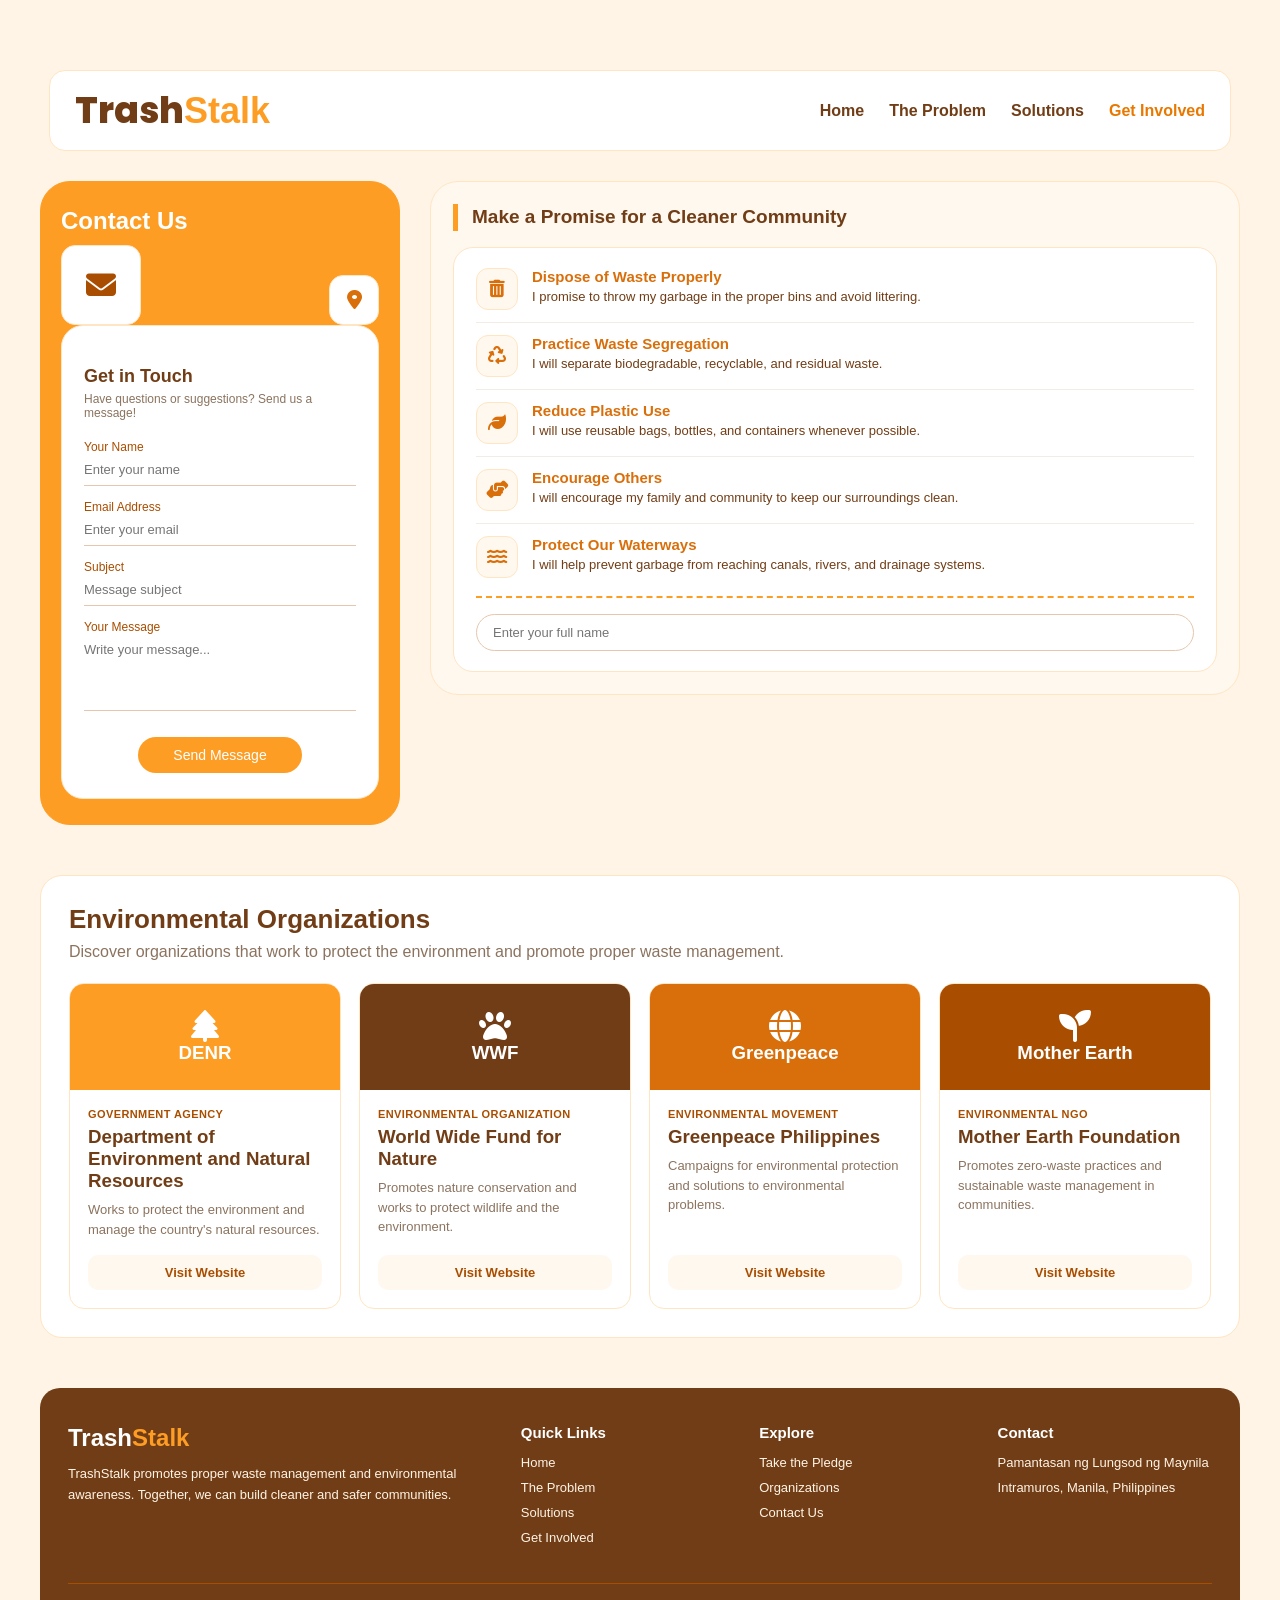
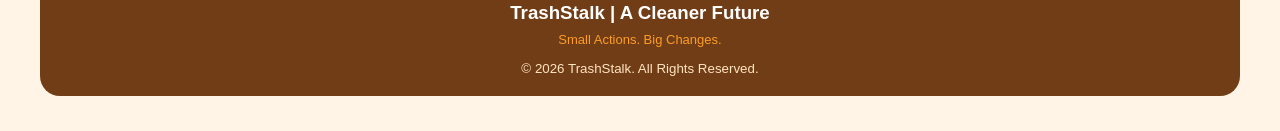
<file: getinvolved.html>
<!DOCTYPE html>
<html lang="en">

<head>
    <meta charset="UTF-8">
    <meta name="viewport" content="width=device-width, initial-scale=1.0">

    <title>TrashStalk | Get Involved</title>

    <link rel="stylesheet" href="https://cdnjs.cloudflare.com/ajax/libs/font-awesome/6.5.0/css/all.min.css">

    <style>
        * {
            box-sizing: border-box;
            margin: 0;
            padding: 0;
            font-family: Arial, sans-serif;
        }

        html {
            scroll-behavior: smooth;
        }

        body {
            background-color: #FFF4E5;
            color: #713D16;
            min-height: 100vh;
            padding: 35px 25px;
        }

        /* HEADER */
        header {
            max-width: 1200px;
            margin: auto;
            background-color: #FFFFFF;
            padding: 18px 25px;
            border-radius: 15px;
            border: 1px solid #FFE5C2;
            display: flex;
            justify-content: space-between;
            align-items: center;
        }

        header h1 {
            color: #713D16;
        }

        header h1 span {
            color: #FD9D24;
        }

        nav a {
            color: #713D16;
            text-decoration: none;
            margin-left: 15px;
            font-weight: bold;
            font-size: 14px;
        }

        nav a:hover {
            color: #D96F0B;
        }

        main {
            max-width: 1200px;
            margin: auto;
        }

        .page-wrapper {
            display: flex;
            gap: 30px;
            align-items: flex-start;
            margin-top: 30px;
        }

        /* CONTACT SECTION */
        .card-container {
            width: 360px;
            flex-shrink: 0;
            background-color: #FD9D24;
            padding: 25px 20px;
            border-radius: 30px;
            border: 1px solid #FD9D24;
        }

        .contact-title {
            color: #FFFFFF;
            font-size: 24px;
            margin-bottom: 20px;
        }

        input[type="radio"] {
            display: none;
        }

        .tabs {
            display: flex;
            justify-content: space-between;
            align-items: flex-end;
            height: 70px;
            position: relative;
            z-index: 2;
        }

        .tab-icon {
            background-color: #FFFFFF;
            color: #D96F0B;
            width: 50px;
            height: 50px;
            border-radius: 14px;
            display: flex;
            justify-content: center;
            align-items: center;
            font-size: 20px;
            cursor: pointer;
            transition: 0.4s;
            border: 1px solid #FFE5C2;
        }

        #btn-contact:checked~.tabs label[for="btn-contact"],
        #btn-map:checked~.tabs label[for="btn-map"] {
            width: 80px;
            height: 80px;
            font-size: 30px;
            color: #A94E00;
        }

        .slider-window {
            background-color: #FFFFFF;
            border-radius: 22px;
            overflow: hidden;
            border: 1px solid #FFE5C2;
        }

        .slider-track {
            display: flex;
            width: 200%;
            transition: transform 0.5s ease;
        }

        #btn-contact:checked~.slider-window .slider-track {
            transform: translateX(0);
        }

        #btn-map:checked~.slider-window .slider-track {
            transform: translateX(-50%);
        }

        .slide {
            width: 50%;
            flex-shrink: 0;
            padding: 40px 22px 25px;
        }

        .slide h2 {
            color: #713D16;
            font-size: 18px;
            margin-bottom: 5px;
        }

        .slide p {
            color: #8B735F;
            font-size: 12px;
            margin-bottom: 20px;
        }

        .slide form label {
            display: block;
            font-size: 12px;
            color: #A94E00;
            margin-top: 14px;
        }

        .slide form input,
        .slide form textarea {
            width: 100%;
            border: none;
            border-bottom: 1px solid #E6C7AE;
            padding: 8px 0;
            font-size: 13px;
            outline: none;
            resize: none;
            color: #713D16;
        }

        .slide form input:focus,
        .slide form textarea:focus {
            border-bottom: 1px solid #FD9D24;
        }

        .submit-btn {
            display: block;
            margin: 22px auto 0;
            padding: 10px 35px;
            background-color: #FD9D24;
            color: #FFFFFF;
            border: none;
            border-radius: 20px;
            font-size: 14px;
            cursor: pointer;
        }

        .submit-btn:hover {
            background-color: #D96F0B;
        }

        /* MAP */
        .map-box {
            margin-top: 15px;
            height: 270px;
            border-radius: 15px;
            overflow: hidden;
            position: relative;
        }

        .map-box iframe {
            width: 100%;
            height: 100%;
            border: none;
        }

        .map-label {
            position: absolute;
            top: 10px;
            left: 10px;
            right: 10px;
            background-color: #FFFFFF;
            padding: 10px;
            border-radius: 8px;
            border: 1px solid #FFE5C2;
            font-size: 11px;
            z-index: 1;
        }

        .map-label strong {
            display: block;
            color: #713D16;
        }

        .map-label span {
            display: block;
            color: #8B735F;
            margin-top: 4px;
        }

        /* PLEDGE SECTION */
        .pledge-container {
            flex: 1;
            background-color: #FFF8EF;
            border: 1px solid #FFE5C2;
            padding: 22px;
            border-radius: 28px;
        }

        .pledge-main-title {
            color: #713D16;
            border-left: 5px solid #FD9D24;
            padding-left: 14px;
            font-size: 19px;
            line-height: 1.4;
            margin-bottom: 16px;
        }

        .pledge-card {
            background-color: #FFFFFF;
            border-radius: 20px;
            padding: 20px 22px;
            border: 1px solid #FFE5C2;
        }

        .pledge-list {
            display: flex;
            flex-direction: column;
            gap: 12px;
        }

        .pledge-item {
            display: flex;
            align-items: flex-start;
            gap: 14px;
            padding-bottom: 12px;
            border-bottom: 1px solid #F3ECE6;
        }

        .pledge-item:last-child {
            border-bottom: none;
            padding-bottom: 0;
        }

        .pledge-icon {
            width: 42px;
            height: 42px;
            flex-shrink: 0;
            background-color: #FFF8EF;
            color: #D96F0B;
            border-radius: 12px;
            border: 1px solid #FFE5C2;
            display: flex;
            justify-content: center;
            align-items: center;
            font-size: 18px;
        }

        .pledge-text h3 {
            font-size: 15px;
            color: #D96F0B;
            margin-bottom: 3px;
        }

        .pledge-text p {
            font-size: 13px;
            color: #713D16;
            line-height: 1.45;
        }

        .pledge-sign {
            margin-top: 18px;
            padding-top: 16px;
            border-top: 2px dashed #FD9D24;
            display: flex;
            gap: 12px;
            align-items: center;
        }

        .pledge-sign input {
            flex: 1;
            min-width: 0;
            border: 1px solid #E6C7AE;
            border-radius: 20px;
            padding: 10px 16px;
            font-size: 13px;
            color: #713D16;
            outline: none;
        }

        .pledge-sign input:focus {
            border-color: #FD9D24;
        }

        /* ORGANIZATIONS */
        .organizations {
            margin-top: 50px;
            background-color: #FFFFFF;
            padding: 28px;
            border-radius: 22px;
            border: 1px solid #FFE5C2;
        }

        .organizations>h1 {
            color: #713D16;
            font-size: 26px;
        }

        .section-description {
            color: #8B735F;
            margin-top: 8px;
            margin-bottom: 22px;
        }

        .organization-list {
            display: grid;
            grid-template-columns: repeat(4, 1fr);
            gap: 18px;
        }

        .organization-card {
            background-color: #FFFFFF;
            border: 1px solid #FFE5C2;
            border-radius: 15px;
            overflow: hidden;
            display: flex;
            flex-direction: column;
            transition: transform 0.2s ease;
        }

        .organization-card:hover {
            transform: translateY(-3px);
        }

        .organization-heading {
            padding: 26px 12px;
            color: #FFFFFF;
            text-align: center;
        }

        .denr {
            background-color: #FD9D24;
        }

        .wwf {
            background-color: #713D16;
        }

        .greenpeace {
            background-color: #D96F0B;
        }

        .mother-earth {
            background-color: #A94E00;
        }

        .organization-info {
            padding: 18px;
            flex: 1;
            display: flex;
            flex-direction: column;
        }

        .organization-info small {
            color: #A94E00;
            font-weight: bold;
            text-transform: uppercase;
            font-size: 11px;
            letter-spacing: 0.4px;
        }

        .organization-info h3 {
            margin-top: 6px;
            margin-bottom: 8px;
            color: #713D16;
        }

        .organization-info p {
            color: #8B735F;
            font-size: 13px;
            line-height: 1.5;
            margin-bottom: 16px;
            flex: 1;
        }

        .organization-info a {
            display: block;
            background-color: #FFF8EF;
            color: #A94E00;
            text-align: center;
            padding: 10px;
            border-radius: 10px;
            font-size: 13px;
            font-weight: bold;
            text-decoration: none;
            transition: 0.25s ease;
        }

        .organization-info a:hover {
            background-color: #FD9D24;
            color: #FFFFFF;
        }

        /* FOOTER */
        footer {
            max-width: 1200px;
            margin: 50px auto 0;
            background-color: #713D16;
            color: #FFFFFF;
            padding: 36px 28px 20px;
            border-radius: 20px;
        }

        .footer-content {
            display: grid;
            grid-template-columns: 2fr 1fr 1fr 1fr;
            gap: 24px;
        }

        .footer-about h2 {
            margin-bottom: 12px;
        }

        .footer-about h2 span {
            color: #FD9D24;
        }

        .footer-about p {
            color: #FFF4E5;
            font-size: 13px;
            line-height: 1.6;
        }

        .footer-links h3 {
            font-size: 15px;
            color: #FFFFFF;
            margin-bottom: 14px;
        }

        .footer-links a,
        .footer-links p {
            display: block;
            color: #FFF4E5;
            font-size: 13px;
            margin-bottom: 10px;
            text-decoration: none;
        }

        .footer-links a:hover {
            color: #FD9D24;
        }

        .footer-bottom {
            text-align: center;
            border-top: 1px solid #A94E00;
            margin-top: 28px;
            padding-top: 18px;
        }

        .footer-bottom h3 {
            margin-bottom: 8px;
        }

        .footer-bottom p {
            color: #FD9D24;
            font-size: 13px;
            margin-bottom: 5px;
        }

        .footer-bottom small {
            display: block;
            color: #FFE5C2;
            margin-top: 14px;
        }

        /* RESPONSIVENESS */
        @media (max-width: 900px) {
            .page-wrapper {
                flex-direction: column;
            }

            .card-container {
                width: 100%;
            }

            .pledge-container {
                width: 100%;
            }

            .organization-list {
                grid-template-columns: repeat(2, 1fr);
            }

            .footer-content {
                grid-template-columns: repeat(2, 1fr);
            }
        }

        @media (max-width: 600px) {
            body {
                padding: 15px;
            }

            header {
                flex-direction: column;
                gap: 15px;
                text-align: center;
            }

            nav a {
                margin: 0 8px;
            }

            .pledge-container {
                padding: 18px;
            }

            .pledge-card {
                padding: 18px;
            }

            .pledge-item {
                flex-direction: column;
            }

            .pledge-sign {
                flex-direction: column;
            }

            .pledge-sign input {
                width: 100%;
            }

            .organization-list {
                grid-template-columns: 1fr;
            }

            .footer-content {
                grid-template-columns: 1fr;
            }
        }
    </style>
    <link rel="stylesheet" href="shared.css">
</head>

<body class="ts-involved">

    <div class="ts-navbar" role="navigation" aria-label="Main navigation">
        <a class="ts-logo" href="index.html">Trash<span>Stalk</span></a>
        <div class="ts-links">
            <a href="index.html">Home</a>
            <a href="issue.html">The Problem</a>
            <a href="solution.html">Solutions</a>
            <a href="getinvolved.html" aria-current="page">Get Involved</a>
        </div>
    </div>


    <main>

        <div class="page-wrapper">

            <section class="card-container" id="contact">

                <h1 class="contact-title">Contact Us</h1>

                <input type="radio" name="slider" id="btn-contact" checked>
                <input type="radio" name="slider" id="btn-map">

                <div class="tabs">

                    <label for="btn-contact" class="tab-icon">
                        <i class="fas fa-envelope"></i>
                    </label>

                    <label for="btn-map" class="tab-icon">
                        <i class="fas fa-map-marker-alt"></i>
                    </label>

                </div>

                <div class="slider-window">

                    <div class="slider-track">

                        <div class="slide">

                            <h2>Get in Touch</h2>

                            <p>
                                Have questions or suggestions?
                                Send us a message!
                            </p>

                            <form action="https://api.web3forms.com/submit" method="POST">
<input type="hidden" name="access_key" value="c761d548-f47e-4f67-9a6d-1a9cb1a3ffc9">

                                <label for="name">Your Name</label>
                                <input type="text" id="name" name="Name" placeholder="Enter your name" required>

                                <label for="email">Email Address</label>
                                <input type="email" id="email" name="Email" placeholder="Enter your email" required>

                                <label for="subject">Subject</label>
                                <input type="text" id="subject" name="Subject" placeholder="Message subject" required>

                                <label for="message">Your Message</label>
                                <textarea id="message" name="Message" rows="4" placeholder="Write your message..."
                                    required></textarea>

                                <button type="submit" class="submit-btn">
                                    Send Message
                                </button>

                            </form>

                        </div>

                        <div class="slide">

                            <h2>Find Us Here</h2>

                            <p>
                                Visit us and learn more about our advocacy.
                            </p>

                            <div class="map-box">

                                <div class="map-label">
                                    <strong>TrashStalk</strong>
                                    <span>Pamantasan ng Lungsod ng Maynila</span>
                                </div>

                                <iframe
                                    src="https://maps.google.com/maps?q=Pamantasan%20ng%20Lungsod%20ng%20Maynila&t=&z=15&ie=UTF8&iwloc=&output=embed"
                                    loading="lazy" allowfullscreen>
                                </iframe>

                            </div>

                        </div>

                    </div>
                </div>

            </section>

            <section class="pledge-container" id="pledge">

                <h2 class="pledge-main-title">
                    Make a Promise for a Cleaner Community
                </h2>

                <div class="pledge-card">

                    <div class="pledge-list">

                        <div class="pledge-item">

                            <div class="pledge-icon">
                                <i class="fas fa-trash-alt"></i>
                            </div>

                            <div class="pledge-text">
                                <h3>Dispose of Waste Properly</h3>

                                <p>
                                    I promise to throw my garbage in the
                                    proper bins and avoid littering.
                                </p>
                            </div>

                        </div>

                        <div class="pledge-item">

                            <div class="pledge-icon">
                                <i class="fas fa-recycle"></i>
                            </div>

                            <div class="pledge-text">
                                <h3>Practice Waste Segregation</h3>

                                <p>
                                    I will separate biodegradable,
                                    recyclable, and residual waste.
                                </p>
                            </div>

                        </div>

                        <div class="pledge-item">

                            <div class="pledge-icon">
                                <i class="fas fa-leaf"></i>
                            </div>

                            <div class="pledge-text">
                                <h3>Reduce Plastic Use</h3>

                                <p>
                                    I will use reusable bags, bottles,
                                    and containers whenever possible.
                                </p>
                            </div>

                        </div>

                        <div class="pledge-item">

                            <div class="pledge-icon">
                                <i class="fas fa-hands-helping"></i>
                            </div>

                            <div class="pledge-text">
                                <h3>Encourage Others</h3>

                                <p>
                                    I will encourage my family and community
                                    to keep our surroundings clean.
                                </p>
                            </div>

                        </div>

                        <div class="pledge-item">

                            <div class="pledge-icon">
                                <i class="fas fa-water"></i>
                            </div>

                            <div class="pledge-text">
                                <h3>Protect Our Waterways</h3>

                                <p>
                                    I will help prevent garbage from reaching
                                    canals, rivers, and drainage systems.
                                </p>
                            </div>

                        </div>

                    </div>

                    <div class="pledge-sign">

                        <input type="text" id="pledgeName" name="pledgeName" placeholder="Enter your full name">

                    </div>

                </div>

            </section>

        </div>

        <section class="organizations" id="organizations">

            <h1>Environmental Organizations</h1>

            <p class="section-description">
                Discover organizations that work to protect the environment
                and promote proper waste management.
            </p>

            <div class="organization-list">

                <div class="organization-card">

                    <div class="organization-heading denr">
                        <i class="fas fa-tree fa-2x"></i>
                        <h3>DENR</h3>
                    </div>

                    <div class="organization-info">

                        <small>Government Agency</small>

                        <h3>
                            Department of Environment and Natural Resources
                        </h3>

                        <p>
                            Works to protect the environment and manage
                            the country's natural resources.
                        </p>

                        <a href="https://www.denr.gov.ph/" target="_blank">
                            Visit Website
                        </a>

                    </div>

                </div>

                <div class="organization-card">

                    <div class="organization-heading wwf">
                        <i class="fas fa-paw fa-2x"></i>
                        <h3>WWF</h3>
                    </div>

                    <div class="organization-info">

                        <small>Environmental Organization</small>

                        <h3>World Wide Fund for Nature</h3>

                        <p>
                            Promotes nature conservation and works to protect
                            wildlife and the environment.
                        </p>

                        <a href="https://www.wwf.org.ph/" target="_blank">
                            Visit Website
                        </a>

                    </div>

                </div>

                <div class="organization-card">

                    <div class="organization-heading greenpeace">
                        <i class="fas fa-globe fa-2x"></i>
                        <h3>Greenpeace</h3>
                    </div>

                    <div class="organization-info">

                        <small>Environmental Movement</small>

                        <h3>Greenpeace Philippines</h3>

                        <p>
                            Campaigns for environmental protection and
                            solutions to environmental problems.
                        </p>

                        <a href="https://www.greenpeace.org/philippines/" target="_blank">
                            Visit Website
                        </a>

                    </div>

                </div>

                <div class="organization-card">

                    <div class="organization-heading mother-earth">
                        <i class="fas fa-seedling fa-2x"></i>
                        <h3>Mother Earth</h3>
                    </div>

                    <div class="organization-info">

                        <small>Environmental NGO</small>

                        <h3>Mother Earth Foundation</h3>

                        <p>
                            Promotes zero-waste practices and sustainable
                            waste management in communities.
                        </p>

                        <a href="https://www.motherearthphil.org/" target="_blank">
                            Visit Website
                        </a>

                    </div>

                </div>

            </div>

        </section>

    </main>

    <footer>

        <div class="footer-content">

            <div class="footer-about">

                <h2>Trash<span>Stalk</span></h2>

                <p>
                    TrashStalk promotes proper waste management and
                    environmental awareness. Together, we can build
                    cleaner and safer communities.
                </p>

            </div>

            <div class="footer-links">

                <h3>Quick Links</h3>

                <a href="index.html">Home</a>
                <a href="issue.html">The Problem</a>
                <a href="solution.html">Solutions</a>
                <a href="getinvolved.html">Get Involved</a>

            </div>

            <div class="footer-links">

                <h3>Explore</h3>

                <a href="#pledge">Take the Pledge</a>
                <a href="#organizations">Organizations</a>
                <a href="#contact">Contact Us</a>

            </div>

            <div class="footer-links">

                <h3>Contact</h3>

                <p>Pamantasan ng Lungsod ng Maynila</p>
                <p>Intramuros, Manila, Philippines</p>

            </div>

        </div>

        <div class="footer-bottom">

            <h3>TrashStalk | A Cleaner Future</h3>

            <p>Small Actions. Big Changes.</p>

            <small>
                © 2026 TrashStalk. All Rights Reserved.
            </small>

        </div>

    </footer>

</body>

</html>
</file>
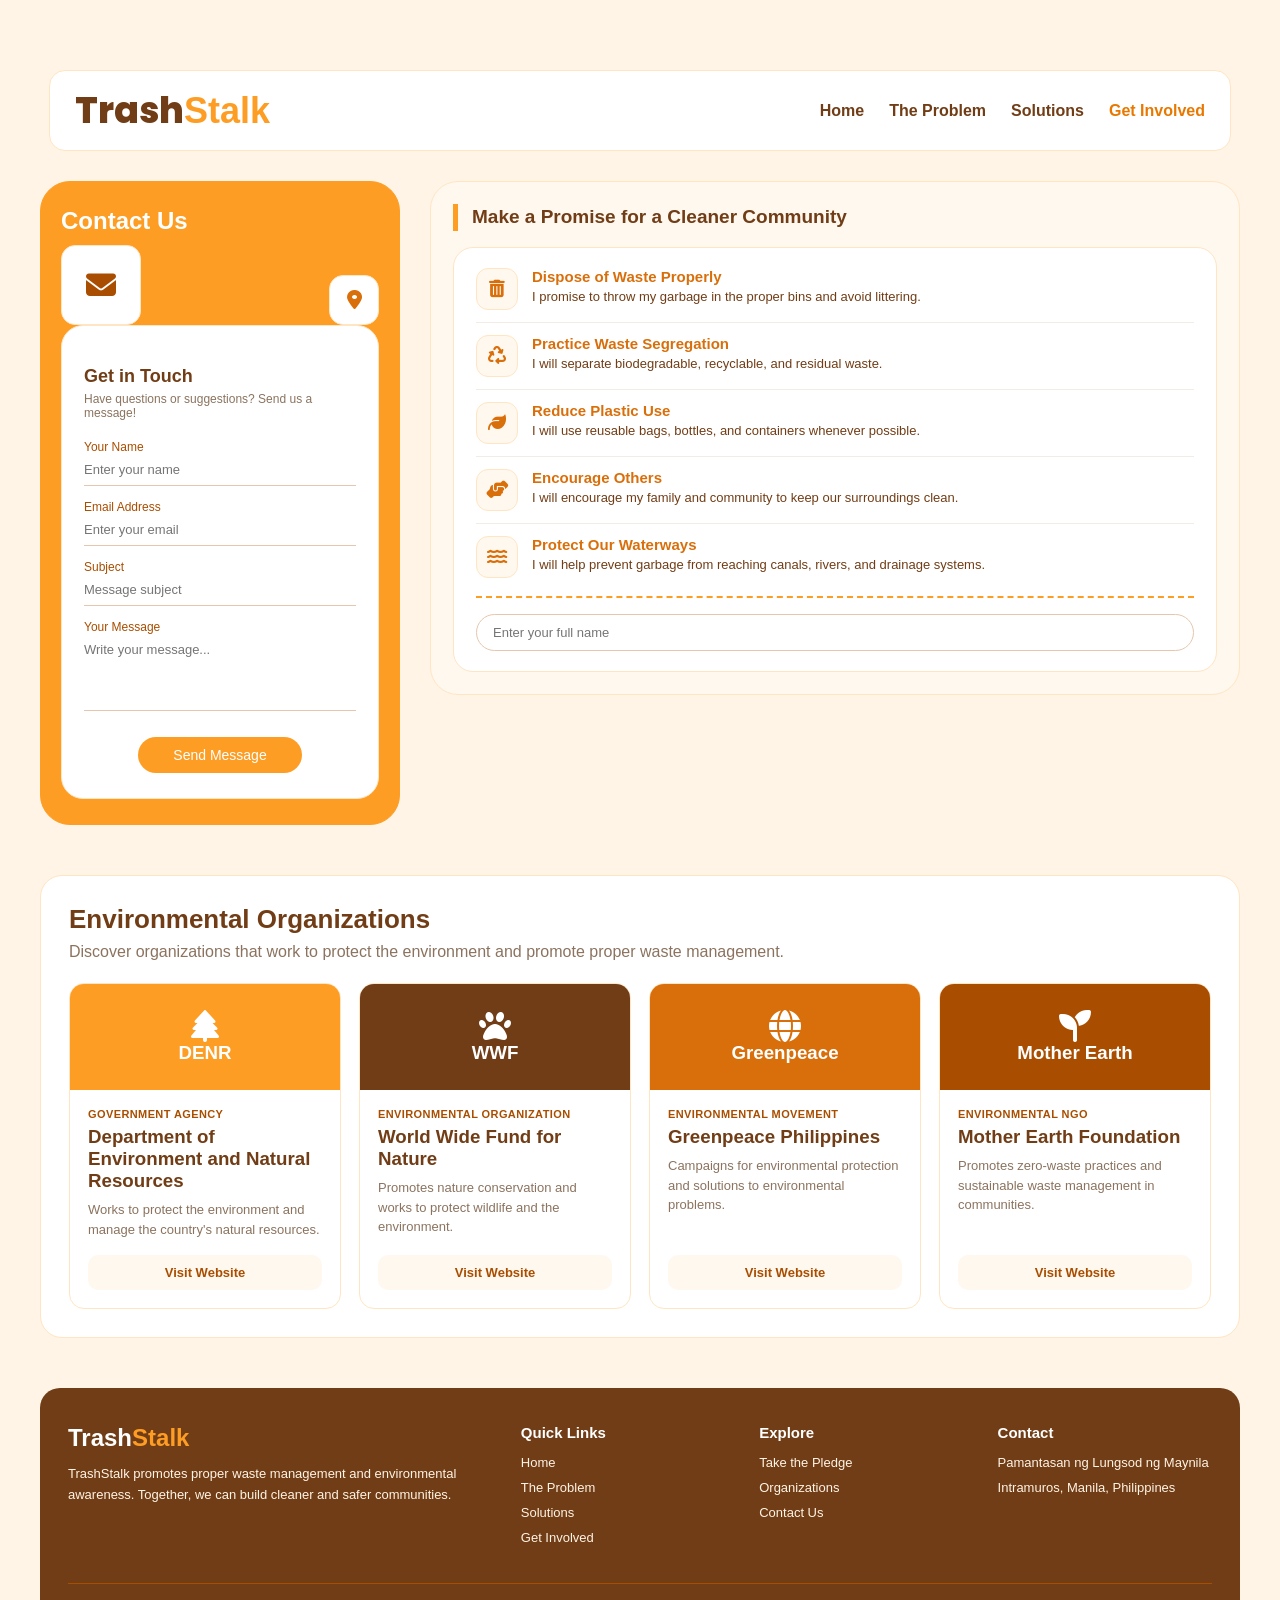
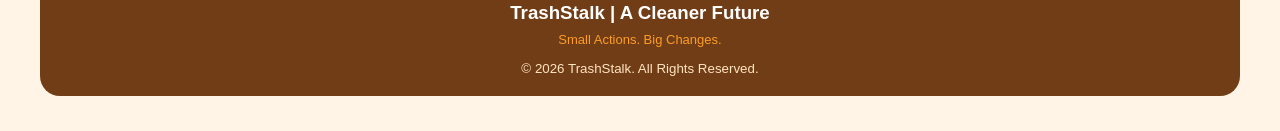
<file: ikl.html>
<!DOCTYPE html>
<html lang="en">
<head>
    <meta charset="UTF-8">
    <meta name="viewport" content="width=device-width, initial-scale=1.0">

    <title>TrashStalk | Get Involved</title>

    <link rel="stylesheet" href="https://cdnjs.cloudflare.com/ajax/libs/font-awesome/6.5.0/css/all.min.css">

    <style>
        * {
            box-sizing: border-box;
            margin: 0;
            padding: 0;
            font-family: Arial, sans-serif;
        }

        html {
            scroll-behavior: smooth;
        }

        body {
            background-color: #FFF4E5;
            color: #713D16;
            min-height: 100vh;
            padding: 35px 25px;
        }

        /* HEADER */
        header {
            max-width: 1200px;
            margin: auto;
            background-color: #FFFFFF;
            padding: 18px 25px;
            border-radius: 15px;
            border: 1px solid #FFE5C2;
            display: flex;
            justify-content: space-between;
            align-items: center;
        }

        header h1 {
            color: #713D16;
        }

        header h1 span {
            color: #FD9D24;
        }

        nav a {
            color: #713D16;
            text-decoration: none;
            margin-left: 15px;
            font-weight: bold;
            font-size: 14px;
        }

        nav a:hover {
            color: #D96F0B;
        }

        main {
            max-width: 1200px;
            margin: auto;
        }

        .page-wrapper {
            display: flex;
            gap: 30px;
            align-items: flex-start;
            margin-top: 30px;
        }

        /* CONTACT SECTION */
        .card-container {
            width: 360px;
            flex-shrink: 0;
            background-color: #FD9D24;
            padding: 25px 20px;
            border-radius: 30px;
            border: 1px solid #FD9D24;
        }

        .contact-title {
            color: #FFFFFF;
            font-size: 24px;
            margin-bottom: 20px;
        }

        input[type="radio"] {
            display: none;
        }

        .tabs {
            display: flex;
            justify-content: space-between;
            align-items: flex-end;
            height: 70px;
            position: relative;
            z-index: 2;
        }

        .tab-icon {
            background-color: #FFFFFF;
            color: #D96F0B;
            width: 50px;
            height: 50px;
            border-radius: 14px;
            display: flex;
            justify-content: center;
            align-items: center;
            font-size: 20px;
            cursor: pointer;
            transition: 0.4s;
            border: 1px solid #FFE5C2;
        }

        #btn-contact:checked ~ .tabs label[for="btn-contact"],
        #btn-map:checked ~ .tabs label[for="btn-map"] {
            width: 80px;
            height: 80px;
            font-size: 30px;
            color: #A94E00;
        }

        .slider-window {
            background-color: #FFFFFF;
            border-radius: 22px;
            overflow: hidden;
            border: 1px solid #FFE5C2;
        }

        .slider-track {
            display: flex;
            width: 200%;
            transition: transform 0.5s ease;
        }

        #btn-contact:checked ~ .slider-window .slider-track {
            transform: translateX(0);
        }

        #btn-map:checked ~ .slider-window .slider-track {
            transform: translateX(-50%);
        }

        .slide {
            width: 50%;
            flex-shrink: 0;
            padding: 40px 22px 25px;
        }

        .slide h2 {
            color: #713D16;
            font-size: 18px;
            margin-bottom: 5px;
        }

        .slide p {
            color: #8B735F;
            font-size: 12px;
            margin-bottom: 20px;
        }

        .slide form label {
            display: block;
            font-size: 12px;
            color: #A94E00;
            margin-top: 14px;
        }

        .slide form input,
        .slide form textarea {
            width: 100%;
            border: none;
            border-bottom: 1px solid #E6C7AE;
            padding: 8px 0;
            font-size: 13px;
            outline: none;
            resize: none;
            color: #713D16;
        }

        .slide form input:focus,
        .slide form textarea:focus {
            border-bottom: 1px solid #FD9D24;
        }

        .submit-btn {
            display: block;
            margin: 22px auto 0;
            padding: 10px 35px;
            background-color: #FD9D24;
            color: #FFFFFF;
            border: none;
            border-radius: 20px;
            font-size: 14px;
            cursor: pointer;
        }

        .submit-btn:hover {
            background-color: #D96F0B;
        }

        /* MAP */
        .map-box {
            margin-top: 15px;
            height: 270px;
            border-radius: 15px;
            overflow: hidden;
            position: relative;
        }

        .map-box iframe {
            width: 100%;
            height: 100%;
            border: none;
        }

        .map-label {
            position: absolute;
            top: 10px;
            left: 10px;
            right: 10px;
            background-color: #FFFFFF;
            padding: 10px;
            border-radius: 8px;
            border: 1px solid #FFE5C2;
            font-size: 11px;
            z-index: 1;
        }

        .map-label strong {
            display: block;
            color: #713D16;
        }

        .map-label span {
            display: block;
            color: #8B735F;
            margin-top: 4px;
        }

        /* PLEDGE SECTION */
        .pledge-container {
            flex: 1;
            background-color: #FFF8EF;
            border: 1px solid #FFE5C2;
            padding: 22px;
            border-radius: 28px;
        }

        .pledge-main-title {
            color: #713D16;
            border-left: 5px solid #FD9D24;
            padding-left: 14px;
            font-size: 19px;
            line-height: 1.4;
            margin-bottom: 16px;
        }

        .pledge-card {
            background-color: #FFFFFF;
            border-radius: 20px;
            padding: 20px 22px;
            border: 1px solid #FFE5C2;
        }

        .pledge-list {
            display: flex;
            flex-direction: column;
            gap: 12px;
        }

        .pledge-item {
            display: flex;
            align-items: flex-start;
            gap: 14px;
            padding-bottom: 12px;
            border-bottom: 1px solid #F3ECE6;
        }

        .pledge-item:last-child {
            border-bottom: none;
            padding-bottom: 0;
        }

        .pledge-icon {
            width: 42px;
            height: 42px;
            flex-shrink: 0;
            background-color: #FFF8EF;
            color: #D96F0B;
            border-radius: 12px;
            border: 1px solid #FFE5C2;
            display: flex;
            justify-content: center;
            align-items: center;
            font-size: 18px;
        }

        .pledge-text h3 {
            font-size: 15px;
            color: #D96F0B;
            margin-bottom: 3px;
        }

        .pledge-text p {
            font-size: 13px;
            color: #713D16;
            line-height: 1.45;
        }

        .pledge-sign {
            margin-top: 18px;
            padding-top: 16px;
            border-top: 2px dashed #FD9D24;
            display: flex;
            gap: 12px;
            align-items: center;
        }

        .pledge-sign input {
            flex: 1;
            min-width: 0;
            border: 1px solid #E6C7AE;
            border-radius: 20px;
            padding: 10px 16px;
            font-size: 13px;
            color: #713D16;
            outline: none;
        }

        .pledge-sign input:focus {
            border-color: #FD9D24;
        }

        /* ORGANIZATIONS */
        .organizations {
            margin-top: 50px;
            background-color: #FFFFFF;
            padding: 28px;
            border-radius: 22px;
            border: 1px solid #FFE5C2;
        }

        .organizations > h1 {
            color: #713D16;
            font-size: 26px;
        }

        .section-description {
            color: #8B735F;
            margin-top: 8px;
            margin-bottom: 22px;
        }

        .organization-list {
            display: grid;
            grid-template-columns: repeat(4, 1fr);
            gap: 18px;
        }

        .organization-card {
            background-color: #FFFFFF;
            border: 1px solid #FFE5C2;
            border-radius: 15px;
            overflow: hidden;
            display: flex;
            flex-direction: column;
            transition: transform 0.2s ease;
        }

        .organization-card:hover {
            transform: translateY(-3px);
        }

        .organization-heading {
            padding: 26px 12px;
            color: #FFFFFF;
            text-align: center;
        }

        .denr {
            background-color: #FD9D24;
        }

        .wwf {
            background-color: #713D16;
        }

        .greenpeace {
            background-color: #D96F0B;
        }

        .mother-earth {
            background-color: #A94E00;
        }

        .organization-info {
            padding: 18px;
            flex: 1;
            display: flex;
            flex-direction: column;
        }

        .organization-info small {
            color: #A94E00;
            font-weight: bold;
            text-transform: uppercase;
            font-size: 11px;
            letter-spacing: 0.4px;
        }

        .organization-info h3 {
            margin-top: 6px;
            margin-bottom: 8px;
            color: #713D16;
        }

        .organization-info p {
            color: #8B735F;
            font-size: 13px;
            line-height: 1.5;
            margin-bottom: 16px;
            flex: 1;
        }

        .organization-info a {
            display: block;
            background-color: #FFF8EF;
            color: #A94E00;
            text-align: center;
            padding: 10px;
            border-radius: 10px;
            font-size: 13px;
            font-weight: bold;
            text-decoration: none;
            transition: 0.25s ease;
        }

        .organization-info a:hover {
            background-color: #FD9D24;
            color: #FFFFFF;
        }

        /* FOOTER */
        footer {
            max-width: 1200px;
            margin: 50px auto 0;
            background-color: #713D16;
            color: #FFFFFF;
            padding: 36px 28px 20px;
            border-radius: 20px;
        }

        .footer-content {
            display: grid;
            grid-template-columns: 2fr 1fr 1fr 1fr;
            gap: 24px;
        }

        .footer-about h2 {
            margin-bottom: 12px;
        }

        .footer-about h2 span {
            color: #FD9D24;
        }

        .footer-about p {
            color: #FFF4E5;
            font-size: 13px;
            line-height: 1.6;
        }

        .footer-links h3 {
            font-size: 15px;
            color: #FFFFFF;
            margin-bottom: 14px;
        }

        .footer-links a,
        .footer-links p {
            display: block;
            color: #FFF4E5;
            font-size: 13px;
            margin-bottom: 10px;
            text-decoration: none;
        }

        .footer-links a:hover {
            color: #FD9D24;
        }

        .footer-bottom {
            text-align: center;
            border-top: 1px solid #A94E00;
            margin-top: 28px;
            padding-top: 18px;
        }

        .footer-bottom h3 {
            margin-bottom: 8px;
        }

        .footer-bottom p {
            color: #FD9D24;
            font-size: 13px;
            margin-bottom: 5px;
        }

        .footer-bottom small {
            display: block;
            color: #FFE5C2;
            margin-top: 14px;
        }

        /* RESPONSIVENESS */
        @media (max-width: 900px) {
            .page-wrapper {
                flex-direction: column;
            }

            .card-container {
                width: 100%;
            }

            .pledge-container {
                width: 100%;
            }

            .organization-list {
                grid-template-columns: repeat(2, 1fr);
            }

            .footer-content {
                grid-template-columns: repeat(2, 1fr);
            }
        }

        @media (max-width: 600px) {
            body {
                padding: 15px;
            }

            header {
                flex-direction: column;
                gap: 15px;
                text-align: center;
            }

            nav a {
                margin: 0 8px;
            }

            .pledge-container {
                padding: 18px;
            }

            .pledge-card {
                padding: 18px;
            }

            .pledge-item {
                flex-direction: column;
            }

            .pledge-sign {
                flex-direction: column;
            }

            .pledge-sign input {
                width: 100%;
            }

            .organization-list {
                grid-template-columns: 1fr;
            }

            .footer-content {
                grid-template-columns: 1fr;
            }
        }
    </style>
<link rel="stylesheet" href="shared.css">
</head>

<body class="ts-involved">

<div class="ts-navbar" role="navigation" aria-label="Main navigation">
  <a class="ts-logo" href="index.html">Trash<span>Stalk</span></a>
  <div class="ts-links">
    <a href="index.html" >Home</a>
    <a href="issue.html" >The Problem</a>
    <a href="solution.html" >Solutions</a>
    <a href="contact.html" aria-current="page">Get Involved</a>
  </div>
</div>


    <main>

        <div class="page-wrapper">

            <section class="card-container" id="contact">

                <h1 class="contact-title">Contact Us</h1>

                <input type="radio" name="slider" id="btn-contact" checked>
                <input type="radio" name="slider" id="btn-map">

                <div class="tabs">

                    <label for="btn-contact" class="tab-icon">
                        <i class="fas fa-envelope"></i>
                    </label>

                    <label for="btn-map" class="tab-icon">
                        <i class="fas fa-map-marker-alt"></i>
                    </label>

                </div>

                <div class="slider-window">

                    <div class="slider-track">

                        <div class="slide">

                            <h2>Get in Touch</h2>

                            <p>
                                Have questions or suggestions?
                                Send us a message!
                            </p>

                            <form action="mailto:trashstalk@example.com"
                                method="post"
                                enctype="text/plain">

                                <label for="name">Your Name</label>
                                <input
                                    type="text"
                                    id="name"
                                    name="Name"
                                    placeholder="Enter your name"
                                    required
                                >

                                <label for="email">Email Address</label>
                                <input
                                    type="email"
                                    id="email"
                                    name="Email"
                                    placeholder="Enter your email"
                                    required
                                >

                                <label for="subject">Subject</label>
                                <input
                                    type="text"
                                    id="subject"
                                    name="Subject"
                                    placeholder="Message subject"
                                    required
                                >

                                <label for="message">Your Message</label>
                                <textarea
                                    id="message"
                                    name="Message"
                                    rows="4"
                                    placeholder="Write your message..."
                                    required
                                ></textarea>

                                <button type="submit" class="submit-btn">
                                    Send Message
                                </button>

                            </form>

                        </div>

                        <div class="slide">

                            <h2>Find Us Here</h2>

                            <p>
                                Visit us and learn more about our advocacy.
                            </p>

                            <div class="map-box">

                                <div class="map-label">
                                    <strong>TrashStalk</strong>
                                    <span>Pamantasan ng Lungsod ng Maynila</span>
                                </div>

                                <iframe
                                    src="https://maps.google.com/maps?q=Pamantasan%20ng%20Lungsod%20ng%20Maynila&t=&z=15&ie=UTF8&iwloc=&output=embed"
                                    loading="lazy"
                                    allowfullscreen>
                                </iframe>

                            </div>

                        </div>

                    </div>
                </div>

            </section>

            <section class="pledge-container" id="pledge">

                <h2 class="pledge-main-title">
                    Make a Promise for a Cleaner Community
                </h2>

                <div class="pledge-card">

                    <div class="pledge-list">

                        <div class="pledge-item">

                            <div class="pledge-icon">
                                <i class="fas fa-trash-alt"></i>
                            </div>

                            <div class="pledge-text">
                                <h3>Dispose of Waste Properly</h3>

                                <p>
                                    I promise to throw my garbage in the
                                    proper bins and avoid littering.
                                </p>
                            </div>

                        </div>

                        <div class="pledge-item">

                            <div class="pledge-icon">
                                <i class="fas fa-recycle"></i>
                            </div>

                            <div class="pledge-text">
                                <h3>Practice Waste Segregation</h3>

                                <p>
                                    I will separate biodegradable,
                                    recyclable, and residual waste.
                                </p>
                            </div>

                        </div>

                        <div class="pledge-item">

                            <div class="pledge-icon">
                                <i class="fas fa-leaf"></i>
                            </div>

                            <div class="pledge-text">
                                <h3>Reduce Plastic Use</h3>

                                <p>
                                    I will use reusable bags, bottles,
                                    and containers whenever possible.
                                </p>
                            </div>

                        </div>

                        <div class="pledge-item">

                            <div class="pledge-icon">
                                <i class="fas fa-hands-helping"></i>
                            </div>

                            <div class="pledge-text">
                                <h3>Encourage Others</h3>

                                <p>
                                    I will encourage my family and community
                                    to keep our surroundings clean.
                                </p>
                            </div>

                        </div>

                        <div class="pledge-item">

                            <div class="pledge-icon">
                                <i class="fas fa-water"></i>
                            </div>

                            <div class="pledge-text">
                                <h3>Protect Our Waterways</h3>

                                <p>
                                    I will help prevent garbage from reaching
                                    canals, rivers, and drainage systems.
                                </p>
                            </div>

                        </div>

                    </div>

                    <div class="pledge-sign">

                        <input
                            type="text"
                            id="pledgeName"
                            name="pledgeName"
                            placeholder="Enter your full name"
                        >

                    </div>

                </div>

            </section>

        </div>

        <section class="organizations" id="organizations">

            <h1>Environmental Organizations</h1>

            <p class="section-description">
                Discover organizations that work to protect the environment
                and promote proper waste management.
            </p>

            <div class="organization-list">

                <div class="organization-card">

                    <div class="organization-heading denr">
                        <i class="fas fa-tree fa-2x"></i>
                        <h3>DENR</h3>
                    </div>

                    <div class="organization-info">

                        <small>Government Agency</small>

                        <h3>
                            Department of Environment and Natural Resources
                        </h3>

                        <p>
                            Works to protect the environment and manage
                            the country's natural resources.
                        </p>

                        <a href="https://www.denr.gov.ph/" target="_blank">
                            Visit Website
                        </a>

                    </div>

                </div>

                <div class="organization-card">

                    <div class="organization-heading wwf">
                        <i class="fas fa-paw fa-2x"></i>
                        <h3>WWF</h3>
                    </div>

                    <div class="organization-info">

                        <small>Environmental Organization</small>

                        <h3>World Wide Fund for Nature</h3>

                        <p>
                            Promotes nature conservation and works to protect
                            wildlife and the environment.
                        </p>

                        <a href="https://www.wwf.org.ph/" target="_blank">
                            Visit Website
                        </a>

                    </div>

                </div>

                <div class="organization-card">

                    <div class="organization-heading greenpeace">
                        <i class="fas fa-globe fa-2x"></i>
                        <h3>Greenpeace</h3>
                    </div>

                    <div class="organization-info">

                        <small>Environmental Movement</small>

                        <h3>Greenpeace Philippines</h3>

                        <p>
                            Campaigns for environmental protection and
                            solutions to environmental problems.
                        </p>

                        <a href="https://www.greenpeace.org/philippines/" target="_blank">
                            Visit Website
                        </a>

                    </div>

                </div>

                <div class="organization-card">

                    <div class="organization-heading mother-earth">
                        <i class="fas fa-seedling fa-2x"></i>
                        <h3>Mother Earth</h3>
                    </div>

                    <div class="organization-info">

                        <small>Environmental NGO</small>

                        <h3>Mother Earth Foundation</h3>

                        <p>
                            Promotes zero-waste practices and sustainable
                            waste management in communities.
                        </p>

                        <a href="https://www.motherearthphil.org/" target="_blank">
                            Visit Website
                        </a>

                    </div>

                </div>

            </div>

        </section>

    </main>

    <footer>

        <div class="footer-content">

            <div class="footer-about">

                <h2>Trash<span>Stalk</span></h2>

                <p>
                    TrashStalk promotes proper waste management and
                    environmental awareness. Together, we can build
                    cleaner and safer communities.
                </p>

            </div>

            <div class="footer-links">

                <h3>Quick Links</h3>

                <a href="index.html">Home</a>
                <a href="issue.html">The Problem</a>
                <a href="solution.html">Solutions</a>
                <a href="contact.html">Get Involved</a>

            </div>

            <div class="footer-links">

                <h3>Explore</h3>

                <a href="#pledge">Take the Pledge</a>
                <a href="#organizations">Organizations</a>
                <a href="#contact">Contact Us</a>

            </div>

            <div class="footer-links">

                <h3>Contact</h3>

                <p>Pamantasan ng Lungsod ng Maynila</p>
                <p>Intramuros, Manila, Philippines</p>

            </div>

        </div>

        <div class="footer-bottom">

            <h3>TrashStalk | A Cleaner Future</h3>

            <p>Small Actions. Big Changes.</p>

            <small>
                © 2026 TrashStalk. All Rights Reserved.
            </small>

        </div>

    </footer>

</body>
</html>
</file>
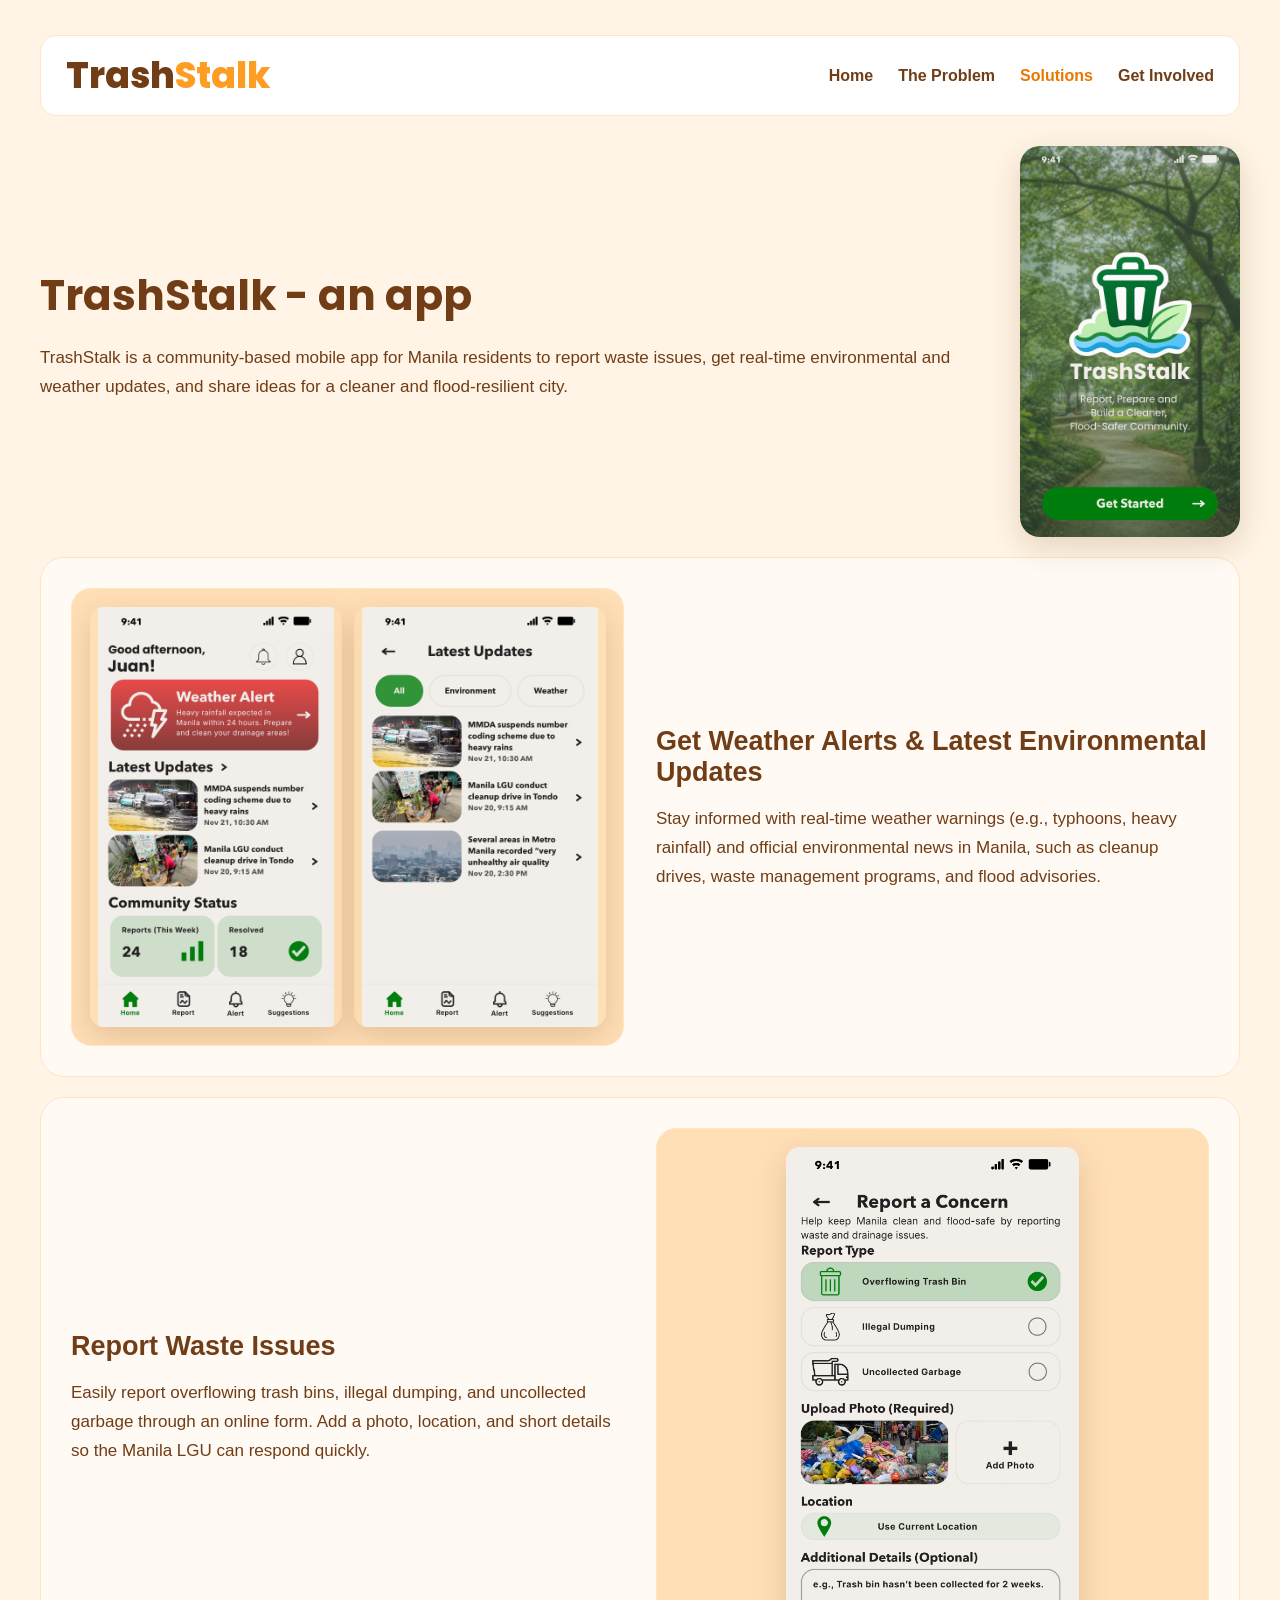
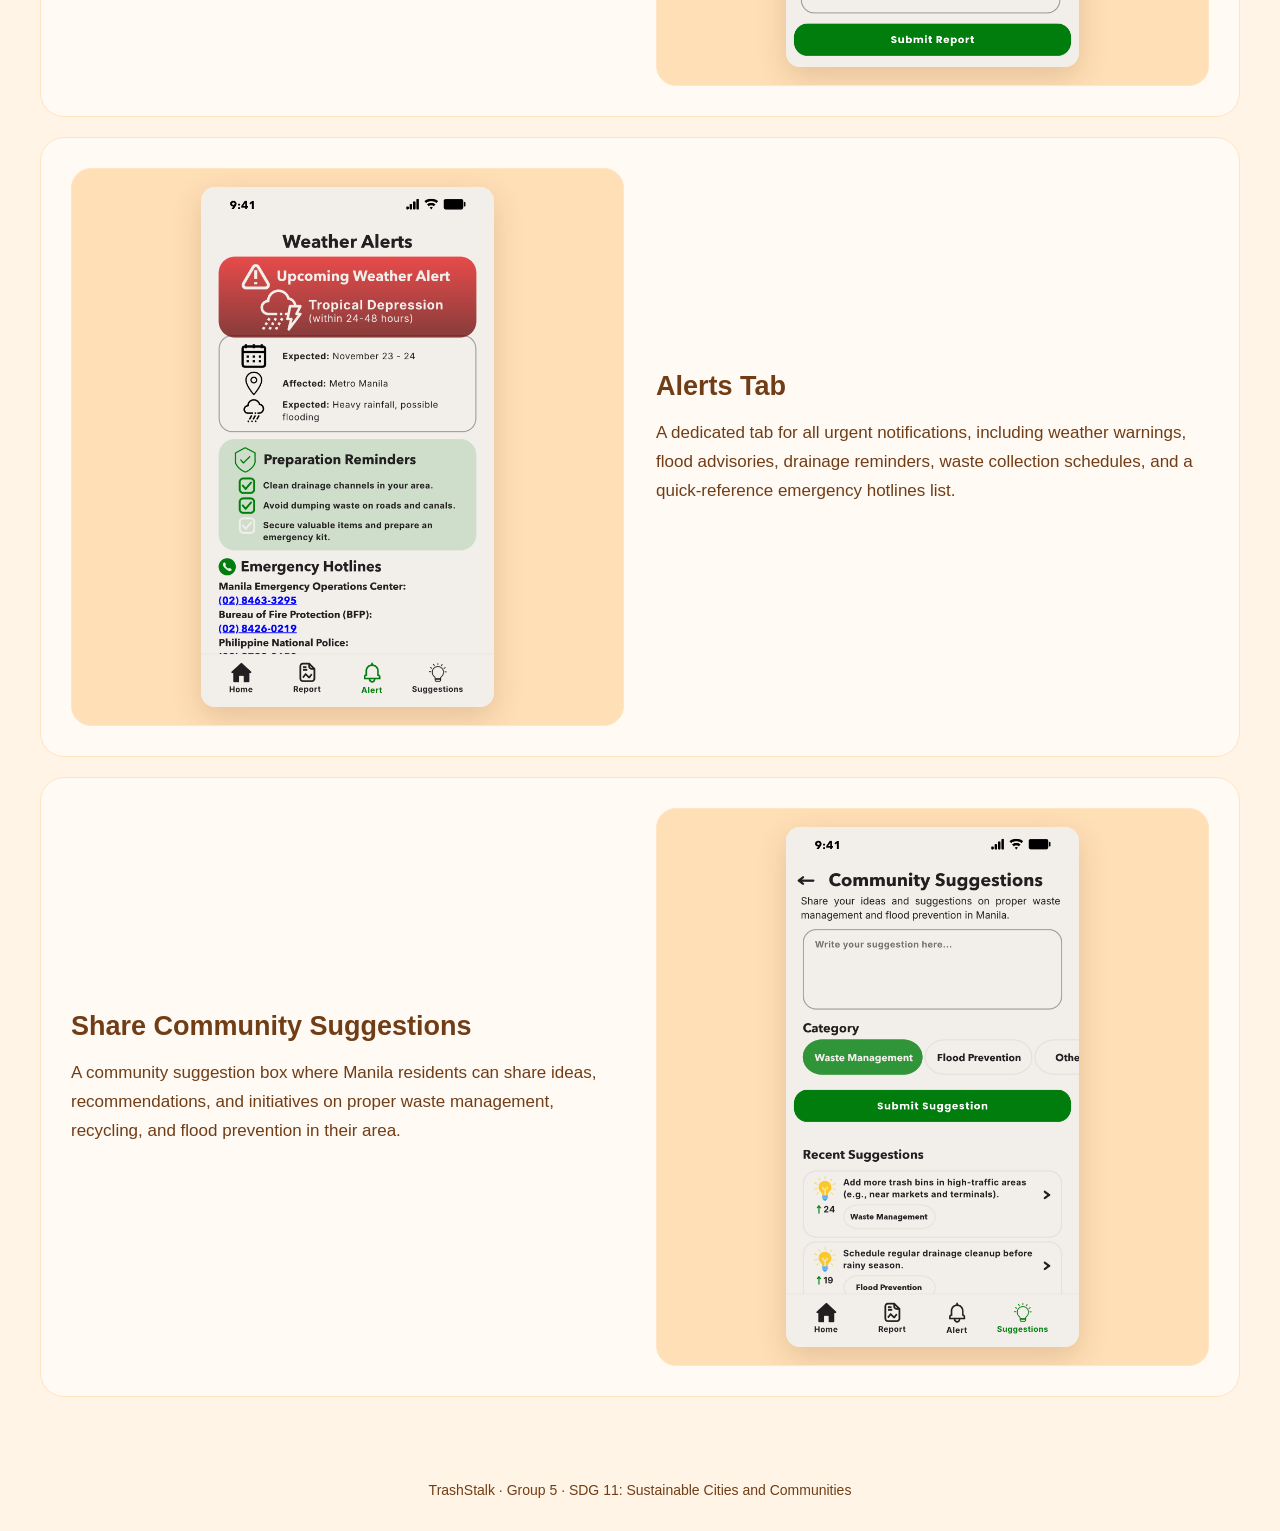
<file: solution.html>
<!DOCTYPE html>
<html lang="en">

<head>
  <script>document.documentElement.classList.add('ts-animate-ready');</script>
  <meta charset="UTF-8">
  <meta name="viewport" content="width=device-width, initial-scale=1.0">
  <title>TrashStalk | Solutions</title>
  <link rel="stylesheet" href="shared.css">
</head>

<body>
  <div class="ts-navbar" role="navigation" aria-label="Main navigation">
    <a class="ts-logo" href="index.html">Trash<span>Stalk</span></a>
    <div class="ts-links">
      <a href="index.html">Home</a>
      <a href="issue.html">The Problem</a>
      <a href="solution.html" aria-current="page">Solutions</a>
      <a href="getinvolved.html">Get Involved</a>
    </div>
  </div>

  <div class="ts-page-heading ts-page-heading--with-image">
    <div>
      <h1>TrashStalk - an app</h1>
      <p>TrashStalk is a community-based mobile app for Manila residents to report waste issues, get real-time
        environmental and weather updates, and share ideas for a cleaner and flood-resilient city.</p>
    </div>
    <img class="ts-page-heading-image" src="assets/prototype/welcome.png"
      alt="TrashStalk app welcome screen with a Get Started button">
  </div>

  <main class="ts-solution-main">
    <section class="ts-feature">
      <div class="ts-feature-visual ts-feature-visual--pair">
        <img src="assets/prototype/home-dashboard.png"
          alt="TrashStalk home dashboard showing weather alerts, latest updates, and community status">
        <img src="assets/prototype/latest-updates.png"
          alt="Latest Updates screen showing environmental and weather news for Metro Manila">
      </div>
      <div>
        <h2>Get Weather Alerts &amp; Latest Environmental Updates</h2>
        <p>Stay informed with real-time weather warnings (e.g., typhoons, heavy rainfall) and official environmental
          news in Manila, such as cleanup drives, waste management programs, and flood advisories.</p>
      </div>
    </section>

    <section class="ts-feature">
      <div class="ts-feature-visual">
        <img src="assets/prototype/report-concern.png"
          alt="Report a Concern screen with options for overflowing trash bins, illegal dumping, and uncollected garbage">
      </div>
      <div>
        <h2>Report Waste Issues</h2>
        <p>Easily report overflowing trash bins, illegal dumping, and uncollected garbage through an online form. Add a
          photo, location, and short details so the Manila LGU can respond quickly.</p>
      </div>
    </section>

    <section class="ts-feature">
      <div class="ts-feature-visual">
        <img src="assets/prototype/weather-alerts.png"
          alt="Weather Alerts screen showing an upcoming tropical depression and preparation reminders">
      </div>
      <div>
        <h2>Alerts Tab</h2>
        <p>A dedicated tab for all urgent notifications, including weather warnings, flood advisories, drainage
          reminders, waste collection schedules, and a quick-reference emergency hotlines list.</p>
      </div>
    </section>

    <section class="ts-feature">
      <div class="ts-feature-visual">
        <img src="assets/prototype/suggestions.png"
          alt="Community Suggestions screen for sharing waste management and flood prevention ideas">
      </div>
      <div>
        <h2>Share Community Suggestions</h2>
        <p>A community suggestion box where Manila residents can share ideas, recommendations, and initiatives on proper
          waste management, recycling, and flood prevention in their area.</p>
      </div>
    </section>
  </main>

  <footer class="ts-footer">TrashStalk · Group 5 · SDG 11: Sustainable Cities and Communities</footer>

  <script>
    const features = document.querySelectorAll('.ts-feature');

    const revealVisibleFeatures = () => {
      features.forEach((feature) => {
        if (feature.classList.contains('is-visible')) return;

        const rect = feature.getBoundingClientRect();
        if (rect.top < window.innerHeight * 0.88 && rect.bottom > 0) {
          feature.classList.add('is-visible');
        }
      });
    };

    if ('IntersectionObserver' in window) {
      const observer = new IntersectionObserver((entries) => {
        entries.forEach((entry) => {
          if (entry.isIntersecting) {
            entry.target.classList.add('is-visible');
            observer.unobserve(entry.target);
          }
        });
      }, { threshold: 0.18 });

      features.forEach((feature) => observer.observe(feature));
    }

    window.addEventListener('scroll', revealVisibleFeatures, { passive: true });
    window.addEventListener('resize', revealVisibleFeatures);
    revealVisibleFeatures();
  </script>
</body>

</html>
</file>
<file: shared.css>
@import url('https://fonts.googleapis.com/css2?family=Poppins:wght@600;700;800&display=swap');

:root {
  --ts-cream: #FFF4E5;
  --ts-orange: #FD9D24;
  --ts-brown: #713D16;
  --ts-border: #FFE5C2;
}

body {
  background: var(--ts-cream);
  color: var(--ts-brown);
}

.ts-navbar {
  width: calc(100% - 48px);
  max-width: 1200px;
  margin: 35px auto 30px;
  padding: 18px 25px;
  background: white;
  border: 1px solid var(--ts-border);
  border-radius: 16px;
  display: flex;
  align-items: center;
  justify-content: space-between;
  gap: 20px;
  font-family: Arial, sans-serif;
  box-sizing: border-box;
}

.ts-navbar .ts-logo {
  color: var(--ts-brown);
  font-family: 'Poppins', sans-serif;
  font-size: 36px;
  font-weight: 800;
  line-height: 1.2;
  text-decoration: none;
  white-space: nowrap;
}

.ts-navbar .ts-logo span {
  color: var(--ts-orange);
}

.ts-navbar .ts-links {
  display: flex;
  gap: 25px;
  align-items: center;
  flex-wrap: wrap;
}

.ts-navbar .ts-links a {
  margin: 0;
  color: var(--ts-brown);
  text-decoration: none;
  font-size: 16px;
  font-weight: 700;
}

.ts-navbar .ts-links a:hover,
.ts-navbar .ts-links a[aria-current="page"] {
  color: #E87800;
}

.ts-page-heading {
  max-width: 1200px;
  margin: 0 auto 20px;
  padding: 0 24px;
}

.ts-page-heading h1 {
  font-family: 'Poppins', sans-serif;
  font-size: clamp(28px, 4vw, 42px);
  margin: 0 0 8px;
}

.ts-page-heading p {
  font-family: Arial, sans-serif;
  font-size: 17px;
  line-height: 1.7;
}

.ts-page-heading--with-image {
  display: grid;
  grid-template-columns: minmax(0, 1fr) auto;
  align-items: center;
  gap: 32px;
}

.ts-page-heading-image {
  display: block;
  width: clamp(150px, 20vw, 220px);
  height: auto;
  justify-self: end;
  border-radius: 20px;
  box-shadow: 0 10px 30px rgba(113, 61, 22, .18);
}

.ts-solution-main {
  max-width: 1200px;
  margin: 0 auto 60px;
  padding: 0 24px;
  font-family: Arial, sans-serif;
}

.ts-feature {
  display: grid;
  grid-template-columns: 1fr 1fr;
  align-items: center;
  gap: 32px;
  padding: 30px;
  margin: 20px 0;
  border: 1px solid var(--ts-border);
  border-radius: 24px;
  background: #fffaf4;
}

.ts-feature:nth-child(even) .ts-feature-visual {
  order: 2;
}

.ts-feature h2 {
  color: var(--ts-brown);
  font-size: 27px;
  margin: 0 0 12px;
}

.ts-feature p {
  font-size: 17px;
  line-height: 1.7;
}

.ts-feature-visual {
  min-height: 260px;
  background: #ffdfb6;
  border-radius: 20px;
  display: flex;
  align-items: center;
  justify-content: center;
  padding: 18px;
  color: #884009;
  border: 1px solid var(--ts-border);
  overflow: hidden;
}

.ts-feature-visual img {
  display: block;
  width: auto;
  max-width: 100%;
  max-height: 520px;
  height: auto;
  border-radius: 14px;
  box-shadow: 0 10px 30px rgba(113, 61, 22, .18);
}

.ts-feature-visual--pair {
  display: grid;
  grid-template-columns: repeat(2, minmax(0, 1fr));
  gap: 12px;
}

.ts-feature-visual--pair img {
  width: 100%;
  max-height: 420px;
  object-fit: contain;
}

@keyframes ts-pan-in-left {
  0% {
    transform: perspective(1000px) rotateY(-9deg) rotateZ(-2deg) translateX(-46px) scale(1.18);
  }

  70% {
    transform: perspective(1000px) rotateY(1.5deg) rotateZ(.3deg) translateX(5px) scale(.99);
  }

  100% {
    transform: perspective(1000px) rotateY(0) rotateZ(0) translateX(0) scale(1);
  }
}

@keyframes ts-pan-in-right {
  0% {
    transform: perspective(1000px) rotateY(9deg) rotateZ(2deg) translateX(46px) scale(1.18);
  }

  70% {
    transform: perspective(1000px) rotateY(-1.5deg) rotateZ(-.3deg) translateX(-5px) scale(.99);
  }

  100% {
    transform: perspective(1000px) rotateY(0) rotateZ(0) translateX(0) scale(1);
  }
}

.ts-animate-ready .ts-feature.is-visible .ts-feature-visual img {
  animation: ts-pan-in-left 1.05s cubic-bezier(.2, .8, .2, 1) forwards;
}

.ts-animate-ready .ts-feature:nth-child(even).is-visible .ts-feature-visual img {
  animation-name: ts-pan-in-right;
}

.ts-animate-ready .ts-feature-visual--pair img:nth-child(2) {
  animation-delay: .14s;
}

.ts-animate-ready .ts-home .photo-card.is-visible img {
  animation: ts-pan-in-left 1.05s cubic-bezier(.2, .8, .2, 1) forwards;
}

.ts-animate-ready .ts-home .bottom-photo.is-visible img {
  animation-name: ts-pan-in-right;
  animation-delay: .14s;
}

.ts-animate-ready .ts-page-heading-image {
  animation: ts-pan-in-right 1.05s cubic-bezier(.2, .8, .2, 1) forwards;
}

@media(prefers-reduced-motion:reduce) {

  .ts-animate-ready .ts-feature-visual img,
  .ts-animate-ready .ts-home .photo-card img,
  .ts-animate-ready .ts-page-heading-image {
    opacity: 1;
    animation: none;
  }
}

.ts-feature-visual strong {
  font-size: 24px;
}

.ts-feature-visual small {
  margin-top: 12px;
}

.ts-footer {
  text-align: center;
  padding: 25px;
  font: 14px Arial, sans-serif;
  color: var(--ts-brown);
}

body.ts-home {
  display: block;
}

.ts-home .main-content {
  width: 100%;
}

.ts-home .site-footer {
  margin-top: 30px;
}

.ts-problem>.container>header {
  background: #fffaf4;
  color: var(--ts-brown);
  border: 1px solid var(--ts-border);
  border-bottom: 0;
  padding: 22px;
}

.ts-problem>.container>header h1,
.ts-problem>.container>header h2 {
  color: var(--ts-brown);
}

.ts-problem>.container>header h1 {
  font-family: 'Poppins', sans-serif;
}

.ts-problem>.container>header .header-line {
  background: var(--ts-orange);
}

@media(max-width:760px) {
  .ts-navbar {
    flex-direction: column;
    text-align: center;
    margin: 16px auto 24px;
    padding: 18px 12px;
  }

  .ts-navbar .ts-logo {
    font-size: 30px;
  }

  .ts-navbar .ts-links {
    justify-content: center;
    gap: 12px 18px;
  }

  .ts-navbar .ts-links a {
    font-size: 14px;
  }

  .ts-feature {
    grid-template-columns: 1fr;
    padding: 20px;
  }

  .ts-feature:nth-child(even) .ts-feature-visual {
    order: 0;
  }

  .ts-feature-visual {
    padding: 14px;
  }

  .ts-feature-visual img {
    max-height: 460px;
  }

  .ts-feature-visual--pair {
    gap: 8px;
  }

  .ts-feature-visual--pair img {
    max-height: 360px;
  }

  .ts-page-heading--with-image {
    grid-template-columns: 1fr;
    gap: 18px;
  }

  .ts-page-heading-image {
    width: min(180px, 100%);
    justify-self: center;
  }
}
/* Shared navigation and problem-page spacing */
.ts-problem .ts-navbar { margin-top: 0; }
.ts-problem .ts-page-heading { padding-top: 12px; }
</file>
